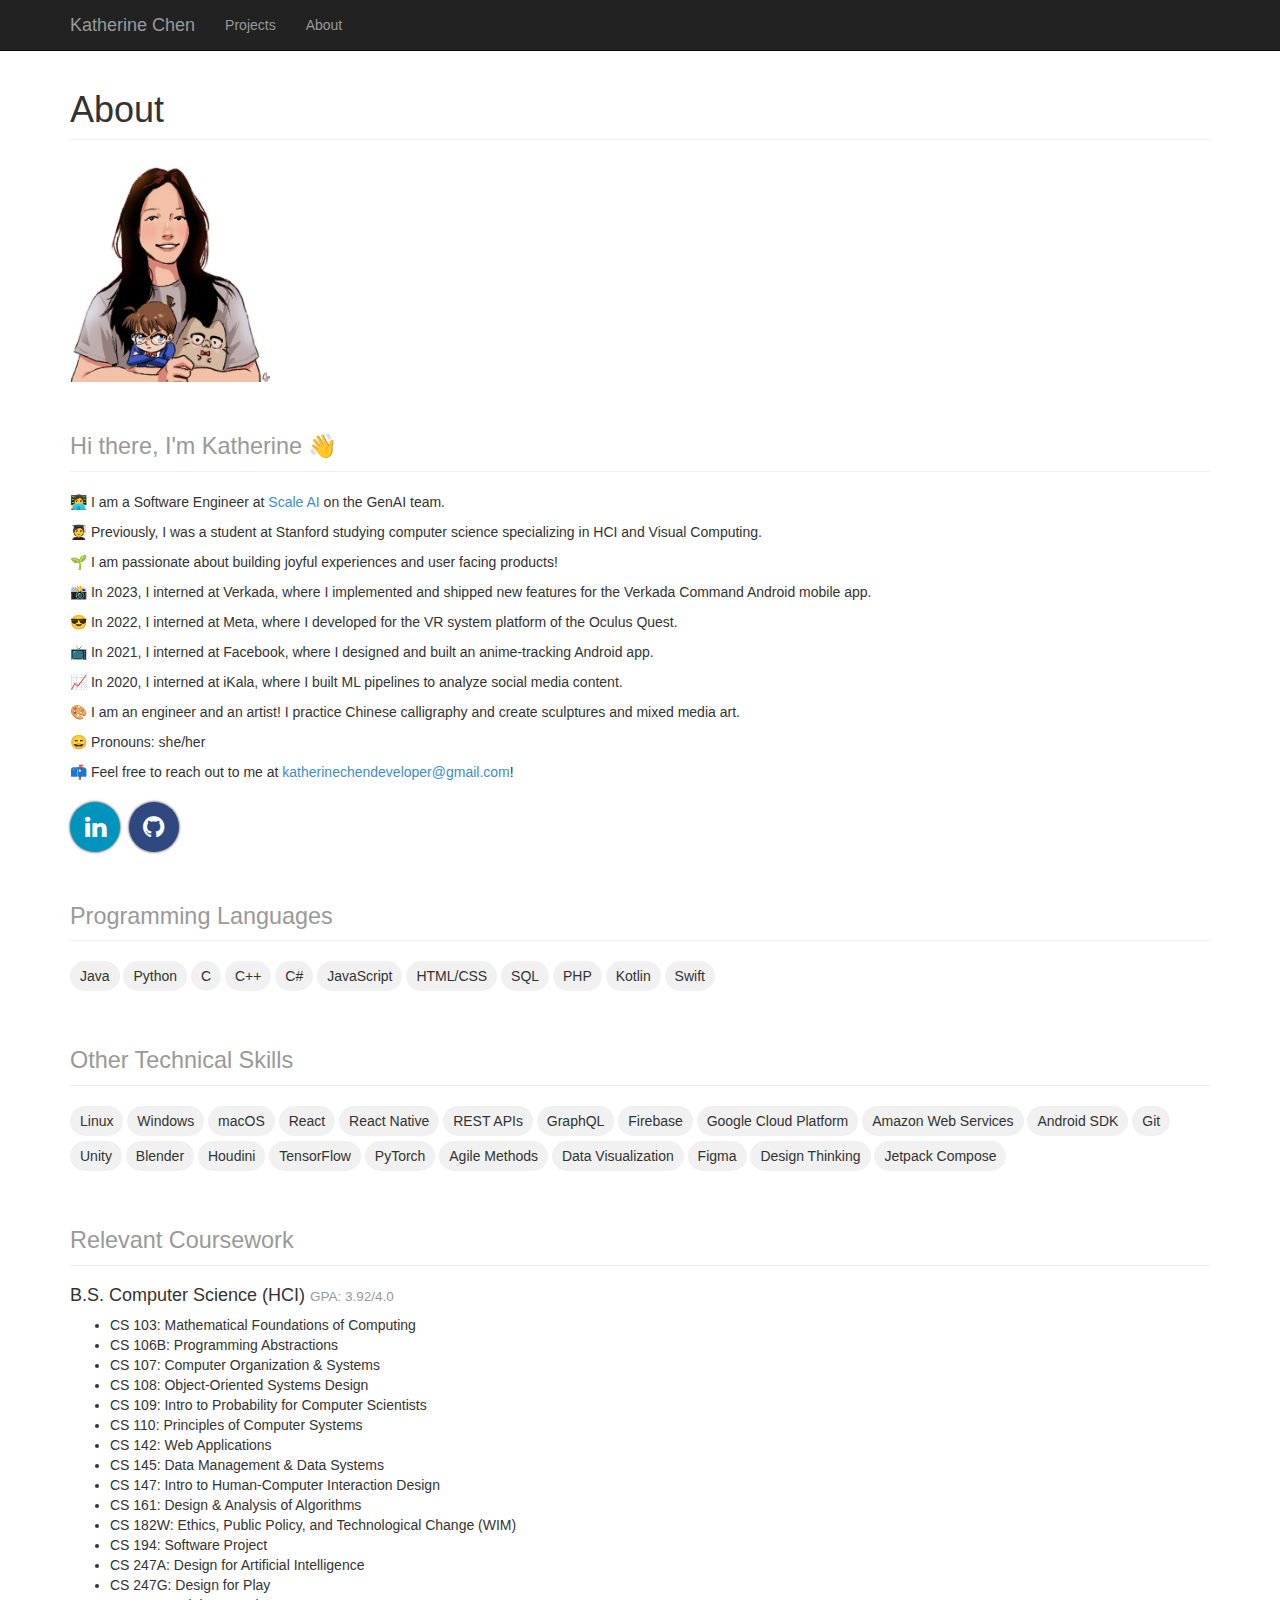
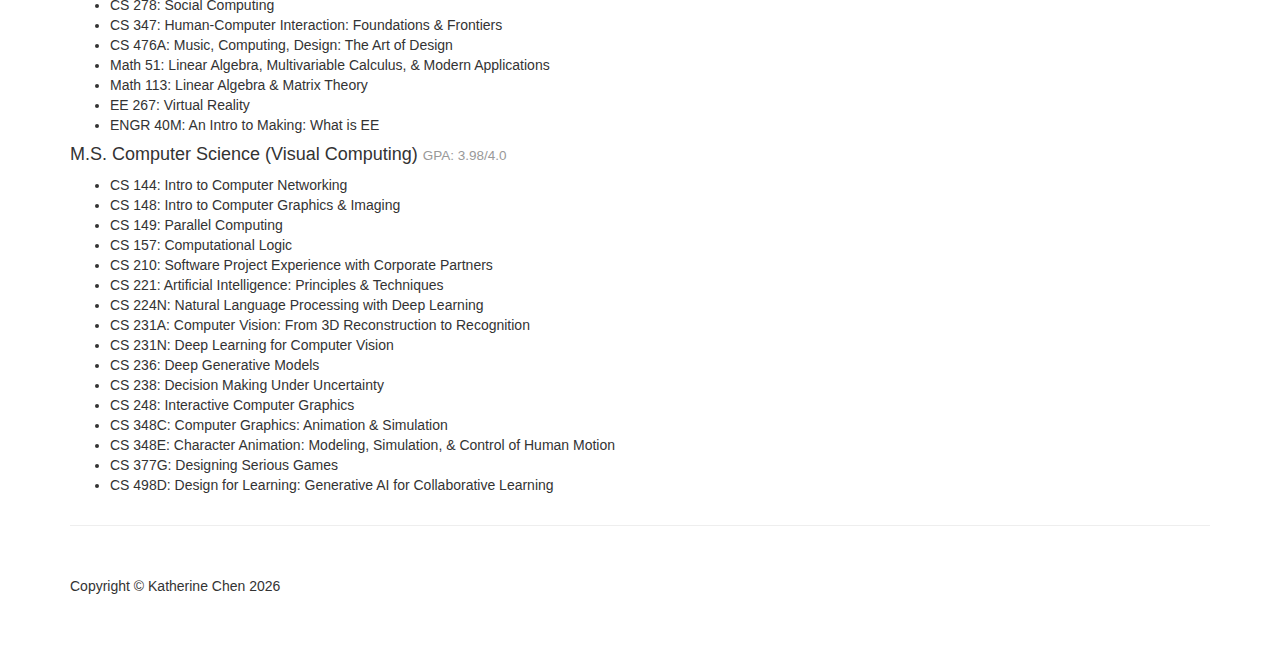
<file: about.html>
<!DOCTYPE html>
<html lang="en">
  <head>
    <meta charset="utf-8">
    <meta name="viewport" content="width=device-width, initial-scale=1.0">
    <meta name="description" content="">
    <meta name="author" content="">

    <title>Katherine Chen</title>

    <!-- Bootstrap core CSS -->
    <link href="css/bootstrap.css" rel="stylesheet">

    <!-- Custom CSS for the '3 Col Portfolio' Template -->
    <link href="css/3-col-portfolio.css" rel="stylesheet">

    <!-- Add icon library -->
    <link rel="stylesheet" href="https://cdnjs.cloudflare.com/ajax/libs/font-awesome/4.7.0/css/font-awesome.min.css">
  </head>

  <body>

    <nav class="navbar navbar-fixed-top navbar-inverse" role="navigation">
      <div class="container">
        <div class="navbar-header">
          <button type="button" class="navbar-toggle" data-toggle="collapse" data-target=".navbar-ex1-collapse">
            <span class="sr-only">Toggle navigation</span>
            <span class="icon-bar"></span>
            <span class="icon-bar"></span>
            <span class="icon-bar"></span>
          </button>
          <a class="navbar-brand" href="http://katchen1.github.io">Katherine Chen</a>
        </div>

        <!-- Collect the nav links, forms, and other content for toggling -->
        <div class="collapse navbar-collapse navbar-ex1-collapse">
          <ul class="nav navbar-nav">
            <li><a href="projects.html">Projects</a></li>
            <li><a href="about.html">About</a></li>
          </ul>
        </div><!-- /.navbar-collapse -->
      </div><!-- /.container -->
    </nav>

    <div class="container">

      <div class="row">

        <div class="col-lg-12">
          <h1 class="page-header">About</h1>
        </div>

      </div>

      <div class="row">

        <div class="col-lg-12">
          <img class="custom-img" src="images/portrait.jpeg">
        </div>
      </div>

      <div class="row">

        <div class="col-lg-12">
          <h1 class="page-header"><small>Hi there, I'm Katherine 👋</small></h1>
            <p>👩‍💻 I am a Software Engineer at <a href="https://www.linkedin.com/company/scaleai">Scale AI</a> on the GenAI team.</p>
            <p>🧑‍🎓 Previously, I was a student at Stanford studying computer science specializing in HCI and Visual Computing.</p>
            <p>🌱 I am passionate about building joyful experiences and user facing products!</p>
            <p>📸 In 2023, I interned at Verkada, where I implemented and shipped new features for the Verkada Command Android mobile app.
            <p>😎 In 2022, I interned at Meta, where I developed for the VR system platform of the Oculus Quest.</p>
            <p>📺 In 2021, I interned at Facebook, where I designed and built an anime-tracking Android app.</p>
            <p>📈 In 2020, I interned at iKala, where I built ML pipelines to analyze social media content.</p>
            <p>🎨 I am an engineer and an artist! I practice Chinese calligraphy and create sculptures and mixed media art.</p>
            <p>😄 Pronouns: she/her</p>
            <p>📫 Feel free to reach out to me at <a href="mailto: katherinechendeveloper@gmail.com">katherinechendeveloper@gmail.com</a>!</p>

          <a class="linkedinBtn smGlobalBtn" href="https://www.linkedin.com/in/katherine-chen1/" ></a>
          <a class="githubBtn smGlobalBtn" href="https://github.com/katchen1" ></a>
        </div>


      </div>

      <div class="row">

        <div class="col-lg-12">
          <h1 class="page-header"><small>Programming Languages</small></h1>
          <div class="chip-row">
            <div class="chip">Java</div>
            <div class="chip">Python</div>
            <div class="chip">C</div>
            <div class="chip">C++</div>
            <div class="chip">C#</div>
            <div class="chip">JavaScript</div>
            <div class="chip">HTML/CSS</div>
            <div class="chip">SQL</div>
            <div class="chip">PHP</div>
            <div class="chip">Kotlin</div>
            <div class="chip">Swift</div>
          </div>
        </div>

      </div>

      <div class="row">

        <div class="col-lg-12">
          <h1 class="page-header"><small>Other Technical Skills</small></h1>
          <div class="chip-row">
            <div class="chip">Linux</div>
            <div class="chip">Windows</div>
            <div class="chip">macOS</div>
            <div class="chip">React</div>
            <div class="chip">React Native</div>
            <div class="chip">REST APIs</div>
            <div class="chip">GraphQL</div>
            <div class="chip">Firebase</div>
            <div class="chip">Google Cloud Platform</div>
            <div class="chip">Amazon Web Services</div>
            <div class="chip">Android SDK</div>
            <div class="chip">Git</div>
            <div class="chip">Unity</div>
            <div class="chip">Blender</div>
            <div class="chip">Houdini</div>
            <div class="chip">TensorFlow</div>
            <div class="chip">PyTorch</div>
            <div class="chip">Agile Methods</div>
            <div class="chip">Data Visualization</div>
            <div class="chip">Figma</div>
            <div class="chip">Design Thinking</div>
            <div class="chip">Jetpack Compose</div>
          </div>
        </div>

      </div>

      <div class="row">

        <div class="col-lg-12">
          <h1 class="page-header"><small>Relevant Coursework</small></h1>
          <h4>B.S. Computer Science (HCI) <small>GPA: 3.92/4.0</small></h4>
          <ul>
            <li>CS 103: Mathematical Foundations of Computing</li>
            <li>CS 106B: Programming Abstractions</li>
            <li>CS 107: Computer Organization & Systems</li>
            <li>CS 108: Object-Oriented Systems Design</li>
            <li>CS 109: Intro to Probability for Computer Scientists</li>
            <li>CS 110: Principles of Computer Systems</li>
            <li>CS 142: Web Applications</li>
            <li>CS 145: Data Management & Data Systems</li>
            <li>CS 147: Intro to Human-Computer Interaction Design</li>
            <li>CS 161: Design & Analysis of Algorithms</li>
            <li>CS 182W: Ethics, Public Policy, and Technological Change (WIM)</li>
            <li>CS 194: Software Project</li>
            <li>CS 247A: Design for Artificial Intelligence</li>
            <li>CS 247G: Design for Play</li>
            <li>CS 278: Social Computing</li>
            <li>CS 347: Human-Computer Interaction: Foundations & Frontiers</li>
            <li>CS 476A: Music, Computing, Design: The Art of Design</li>
            <li>Math 51: Linear Algebra, Multivariable Calculus, & Modern Applications</li>
            <li>Math 113: Linear Algebra & Matrix Theory</li>
            <li>EE 267: Virtual Reality</li>
            <li>ENGR 40M: An Intro to Making: What is EE</li>
          </ul>
          <h4>M.S. Computer Science (Visual Computing) <small>GPA: 3.98/4.0</small></h4>
          <ul>
            <li>CS 144: Intro to Computer Networking</li>
            <li>CS 148: Intro to Computer Graphics & Imaging</li>
            <li>CS 149: Parallel Computing</li>
            <li>CS 157: Computational Logic</li>
            <li>CS 210: Software Project Experience with Corporate Partners</li>
            <li>CS 221: Artificial Intelligence: Principles & Techniques</li>
            <li>CS 224N: Natural Language Processing with Deep Learning</li>
            <li>CS 231A: Computer Vision: From 3D Reconstruction to Recognition</li>
            <li>CS 231N: Deep Learning for Computer Vision</li>
            <li>CS 236: Deep Generative Models</li>
            <li>CS 238: Decision Making Under Uncertainty</li>
            <li>CS 248: Interactive Computer Graphics</li>
            <li>CS 348C: Computer Graphics: Animation & Simulation</li>
            <li>CS 348E: Character Animation: Modeling, Simulation, & Control of Human Motion</li>
            <li>CS 377G: Designing Serious Games</li>
            <li>CS 498D: Design for Learning: Generative AI for Collaborative Learning</li>
          </ul>
        </div>

      </div>


    </div><!-- /.container -->

    <div class="container">

      <hr>

      <footer>
        <div class="row">
          <div class="col-lg-12">
            <p>Copyright &copy; Katherine Chen <span id="getCurrentDate"></span></p>
          </div>
        </div>
      </footer>
      
    </div><!-- /.container -->

    <!-- JavaScript -->
    <script src="js/jquery-1.10.2.js"></script>
    <script src="js/bootstrap.js"></script>
    <script type="text/javascript">
      var dt = new Date();
      document.getElementById('getCurrentDate').innerHTML = dt.getFullYear();
    </script>
  </body>

</html>
</file>
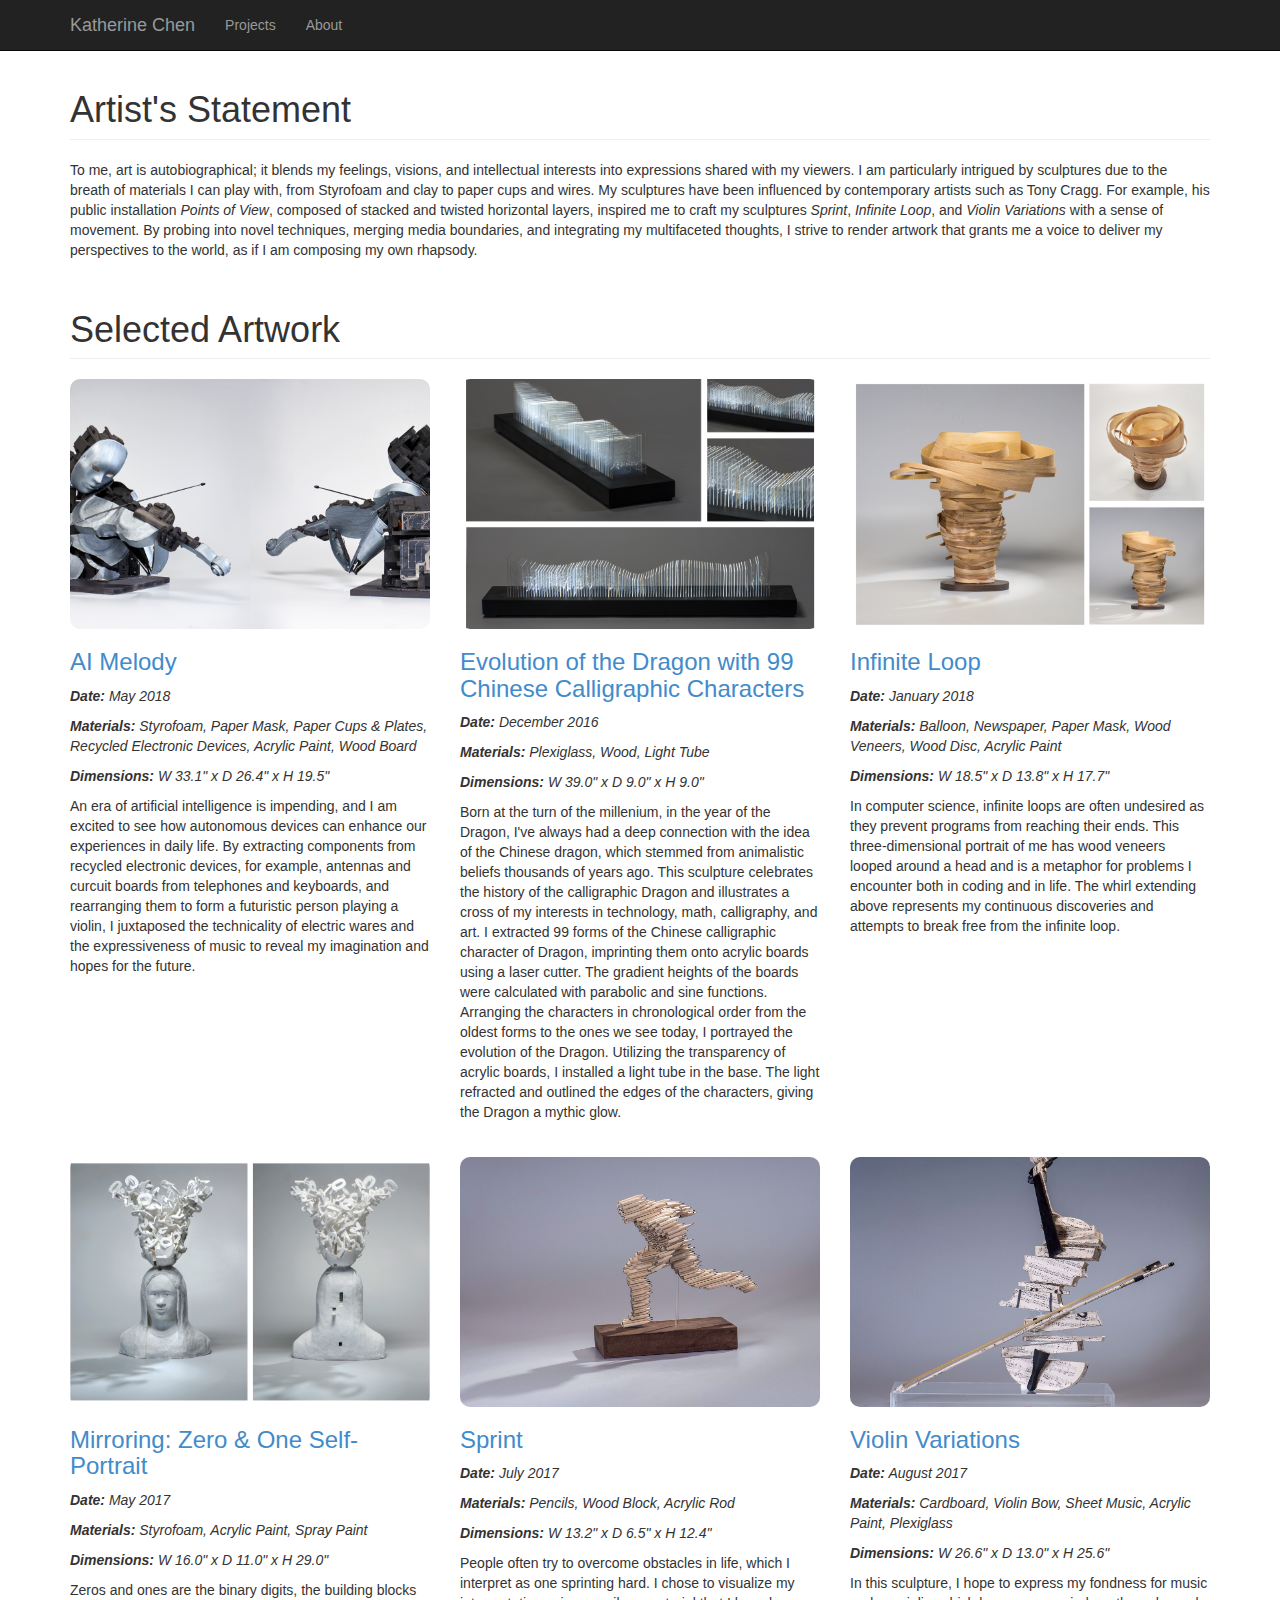
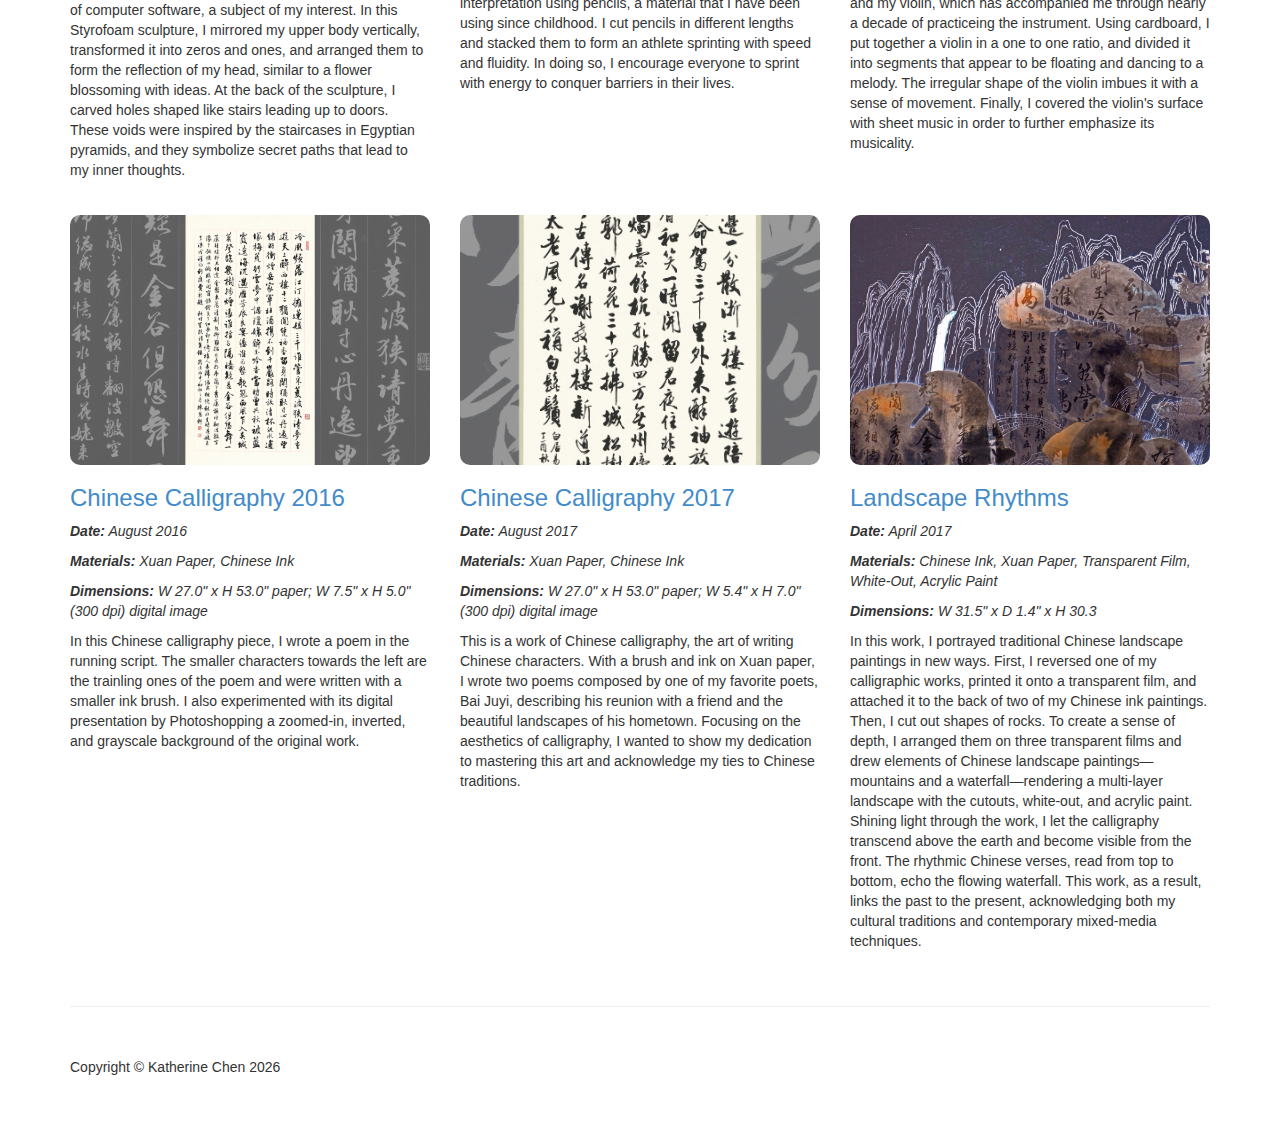
<file: art.html>
<!DOCTYPE html>
<html lang="en">
  <head>
    <meta charset="utf-8">
    <meta name="viewport" content="width=device-width, initial-scale=1.0">
    <meta name="description" content="">
    <meta name="author" content="">

    <title>Katherine Chen</title>

    <!-- Bootstrap core CSS -->
    <link href="css/bootstrap.css" rel="stylesheet">

    <!-- Custom CSS for the '3 Col Portfolio' Template -->
    <link href="css/3-col-portfolio.css" rel="stylesheet">
  </head>

  <body>

    <nav class="navbar navbar-fixed-top navbar-inverse" role="navigation">
      <div class="container">
        <div class="navbar-header">
          <button type="button" class="navbar-toggle" data-toggle="collapse" data-target=".navbar-ex1-collapse">
            <span class="sr-only">Toggle navigation</span>
            <span class="icon-bar"></span>
            <span class="icon-bar"></span>
            <span class="icon-bar"></span>
          </button>
          <a class="navbar-brand" href="http://katchen1.github.io">Katherine Chen</a>
        </div>

        <!-- Collect the nav links, forms, and other content for toggling -->
        <div class="collapse navbar-collapse navbar-ex1-collapse">
          <ul class="nav navbar-nav">
            <li><a href="projects.html">Projects</a></li>
            <li><a href="about.html">About</a></li>
          </ul>
        </div><!-- /.navbar-collapse -->
      </div><!-- /.container -->
    </nav>

    <div class="container">
      <div class="row">

        <div class="col-lg-12">
          <h1 class="page-header">Artist's Statement</h1>
        </div>

      </div>

      <p>
        To me, art is autobiographical; it blends my feelings, visions, and intellectual interests 
        into expressions shared with my viewers. I am particularly intrigued by sculptures due to 
        the breath of materials I can play with, from Styrofoam and clay to paper cups and wires. My 
        sculptures have been influenced by contemporary artists such as Tony Cragg. For example, his public 
        installation <i>Points of View</i>, composed of stacked and twisted horizontal layers, inspired 
        me to craft my sculptures <i>Sprint</i>, <i>Infinite Loop</i>, and <i>Violin Variations</i> with 
        a sense of movement. By probing into novel techniques, merging media boundaries, and integrating 
        my multifaceted thoughts, I strive to render artwork that grants me a voice to deliver my perspectives 
        to the world, as if I am composing my own rhapsody.
      </p>

      <div class="row">

        <div class="col-lg-12">
          <h1 class="page-header">Selected Artwork</h1>
        </div>

      </div>

      <div class="row">

        <div class="col-md-4 portfolio-item">
          <a href="art-images/ai-melody-final.jpg"><img class="img-responsive" src="art-images/ai-melody-final.jpg"></a>
          <h3><a href="art-images/ai-melody-final.jpg">AI Melody</a></h3>
          <p><i><b>Date:</b> May 2018</i></p>
          <p><i><b>Materials:</b> Styrofoam, Paper Mask, Paper Cups & Plates, Recycled Electronic Devices, Acrylic Paint, Wood Board</i></p>
          <p><i><b>Dimensions:</b> W 33.1" x D 26.4" x H 19.5"</i></p>
          <p>An era of artificial intelligence is impending, and I am excited to see how autonomous devices can enhance our experiences in 
            daily life. By extracting components from recycled electronic devices, for example, antennas and curcuit boards from telephones 
            and keyboards, and rearranging them to form a futuristic person playing a violin, I juxtaposed the technicality of electric wares 
            and the expressiveness of music to reveal my imagination and hopes for the future.
          </p>
        </div>

        <div class="col-md-4 portfolio-item">
          <a href="art-images/dragon-final.jpg"><img class="img-responsive" src="art-images/dragon-final.jpg"></a>
          <h3><a href="art-images/dragon-final.jpg">Evolution of the Dragon with 99 Chinese Calligraphic Characters</a></h3>
          <p><i><b>Date:</b> December 2016</i></p>
          <p><i><b>Materials:</b> Plexiglass, Wood, Light Tube</i></p>
          <p><i><b>Dimensions:</b> W 39.0" x D 9.0" x H 9.0"</i></p>
          <p>Born at the turn of the millenium, in the year of the Dragon, I've always had a deep connection with 
            the idea of the Chinese dragon, which stemmed from animalistic beliefs thousands of years ago. This 
            sculpture celebrates the history of the calligraphic Dragon and illustrates a cross of my interests 
            in technology, math, calligraphy, and art. I extracted 99 forms of the Chinese calligraphic character of 
            Dragon, imprinting them onto acrylic boards using a laser cutter. The gradient heights of the boards were 
            calculated with parabolic and sine functions. Arranging the characters in chronological order from the oldest 
            forms to the ones we see today, I portrayed the evolution of the Dragon. Utilizing the transparency of 
            acrylic boards, I installed a light tube in the base. The light refracted and outlined the edges of the characters, 
            giving the Dragon a mythic glow.
          </p>
        </div>

        <div class="col-md-4 portfolio-item">
          <a href="art-images/loop-final.jpg"><img class="img-responsive" src="art-images/loop-final.jpg"></a>
          <h3><a href="art-images/loop-final.jpg">Infinite Loop</a></h3>
          <p><i><b>Date:</b> January 2018</i></p>
          <p><i><b>Materials:</b> Balloon, Newspaper, Paper Mask, Wood Veneers, Wood Disc, Acrylic Paint</i></p>
          <p><i><b>Dimensions:</b> W 18.5" x D 13.8" x H 17.7"</i></p>
          <p>In computer science, infinite loops are often undesired as they prevent programs from reaching their ends. 
            This three-dimensional portrait of me has wood veneers looped around a 
            head and is a metaphor for problems I encounter both in coding and in life. The whirl extending above represents 
            my continuous discoveries and attempts to break free from the infinite loop.
          </p>
        </div>

      </div>
      <div class="row">

        <div class="col-md-4 portfolio-item">
          <a href="art-images/zero-and-one-final.jpg"><img class="img-responsive" src="art-images/zero-and-one-final.jpg"></a>
          <h3><a href="art-images/zero-and-one-final.jpg">Mirroring: Zero & One Self-Portrait</a></h3>
          <p><i><b>Date:</b> May 2017</i></p>
          <p><i><b>Materials:</b> Styrofoam, Acrylic Paint, Spray Paint</i></p>
          <p><i><b>Dimensions:</b> W 16.0" x D 11.0" x H 29.0"</i></p>
          <p>Zeros and ones are the binary digits, the building blocks of computer software, a subject of my interest. 
            In this Styrofoam sculpture, I mirrored my upper body vertically, transformed it into zeros and ones, and 
            arranged them to form the reflection of my head, similar to a flower blossoming with ideas. At the back of 
            the sculpture, I carved holes shaped like stairs leading up to doors. These voids were inspired by the 
            staircases in Egyptian pyramids, and they symbolize secret paths that lead to my inner thoughts.
          </p>
        </div>

        <div class="col-md-4 portfolio-item">
          <a href="art-images/sprint-left.JPG"><img class="img-responsive" src="art-images/sprint-left.JPG"></a>
          <h3><a href="art-images/sprint-left.JPG">Sprint</a></h3>
          <p><i><b>Date:</b> July 2017</i></p>
          <p><i><b>Materials:</b> Pencils, Wood Block, Acrylic Rod</i></p>
          <p><i><b>Dimensions:</b> W 13.2" x D 6.5" x H 12.4"</i></p>
          <p>People often try to overcome obstacles in life, which I interpret as one sprinting hard. 
            I chose to visualize my interpretation using pencils, a material that I have been using since childhood. 
            I cut pencils in different lengths and stacked them to form an athlete sprinting with speed and fluidity. 
            In doing so, I encourage everyone to sprint with energy to conquer barriers in their lives.
          </p>
        </div>

        <div class="col-md-4 portfolio-item">
          <a href="art-images/violin.JPG"><img class="img-responsive" src="art-images/violin.JPG"></a>
          <h3><a href="art-images/violin.JPG">Violin Variations</a></h3>
          <p><i><b>Date:</b> August 2017</i></p>
          <p><i><b>Materials:</b> Cardboard, Violin Bow, Sheet Music, Acrylic Paint, Plexiglass</i></p>
          <p><i><b>Dimensions:</b> W 26.6" x D 13.0" x H 25.6"</i></p>
          <p>In this sculpture, I hope to express my fondness for music and my violin, which has accompanied me 
            through nearly a decade of practiceing the instrument. Using cardboard, I put together a violin in a one to one ratio, 
            and divided it into segments that appear to be floating and dancing to a melody. The 
            irregular shape of the violin imbues it with a sense of movement. Finally, 
            I covered the violin's surface with sheet music in order to further emphasize its musicality.
          </p>
        </div>

      </div>

      <div class="row">

        <div class="col-md-4 portfolio-item">
          <a href="art-images/calligraphy-2016-final.jpg"><img class="img-responsive" src="art-images/calligraphy-2016-final.jpg"></a>
          <h3><a href="art-images/calligraphy-2016-final.jpg">Chinese Calligraphy 2016</a></h3>
          <p><i><b>Date:</b> August 2016</i></p>
          <p><i><b>Materials:</b> Xuan Paper, Chinese Ink</i></p>
          <p><i><b>Dimensions:</b> W 27.0" x H 53.0" paper; W 7.5" x H 5.0" (300 dpi) digital image</i></p>
          <p>In this Chinese calligraphy piece, I wrote a poem in the running script. The smaller characters 
            towards the left are the trainling ones of the poem and were written with a smaller ink brush. 
            I also experimented with its digital presentation by Photoshopping a zoomed-in, inverted, and 
            grayscale background of the original work.
          </p>
        </div>

        <div class="col-md-4 portfolio-item">
          <a href="art-images/calligraphy-2017-final.jpg"><img class="img-responsive" src="art-images/calligraphy-2017-final.jpg"></a>
          <h3><a href="art-images/calligraphy-2017-final.jpg">Chinese Calligraphy 2017</a></h3>
          <p><i><b>Date:</b> August 2017</i></p>
          <p><i><b>Materials:</b> Xuan Paper, Chinese Ink</i></p>
          <p><i><b>Dimensions:</b> W 27.0" x H 53.0" paper; W 5.4" x H 7.0" (300 dpi) digital image</i></p>
          <p>This is a work of Chinese calligraphy, the art of writing Chinese characters. With a 
            brush and ink on Xuan paper, I wrote two poems composed by one of my favorite poets, Bai Juyi, 
            describing his reunion with a friend and the beautiful landscapes of his hometown. Focusing on the 
            aesthetics of calligraphy, I wanted to show my dedication to mastering this art and acknowledge my ties 
            to Chinese traditions.
          </p>
        </div>

        <div class="col-md-4 portfolio-item">
          <a href="art-images/landscape-full.JPG"><img class="img-responsive" src="art-images/landscape-full.JPG"></a>
          <h3><a href="art-images/landscape-full.JPG">Landscape Rhythms</a></h3>
          <p><i><b>Date:</b> April 2017</i></p>
          <p><i><b>Materials:</b> Chinese Ink, Xuan Paper, Transparent Film, White-Out, Acrylic Paint</i></p>
          <p><i><b>Dimensions:</b> W 31.5" x D 1.4" x H 30.3</i></p>
          <p>In this work, I portrayed traditional Chinese landscape paintings in new ways. First, I reversed 
            one of my calligraphic works, printed it onto a transparent film, and attached
            it to the back of two of my Chinese ink paintings. Then, 
            I cut out shapes of rocks. To create a sense of depth, I 
            arranged them on three transparent films and drew elements of Chinese landscape paintings—mountains and a waterfall—rendering a multi-layer landscape with the cutouts, white-out, and 
            acrylic paint. Shining light through the work, I let the calligraphy transcend 
            above the earth and become visible from the front. The rhythmic Chinese verses, read from top to bottom, echo the 
            flowing waterfall. This work, as a result, links the past to the present, acknowledging both my cultural traditions 
            and contemporary mixed-media techniques.
          </p>
        </div>


      </div>
    </div>

    <div class="container">

      <hr>

      <footer>
        <div class="row">
          <div class="col-lg-12">
            <p>Copyright &copy; Katherine Chen <span id="getCurrentDate"></span></p>
          </div>
        </div>
      </footer>
      
    </div><!-- /.container -->

    <!-- JavaScript -->
    <script src="js/jquery-1.10.2.js"></script>
    <script src="js/bootstrap.js"></script>
    <script type="text/javascript">
      var dt = new Date();
      document.getElementById('getCurrentDate').innerHTML = dt.getFullYear();
    </script>
  </body>

</html>
</file>
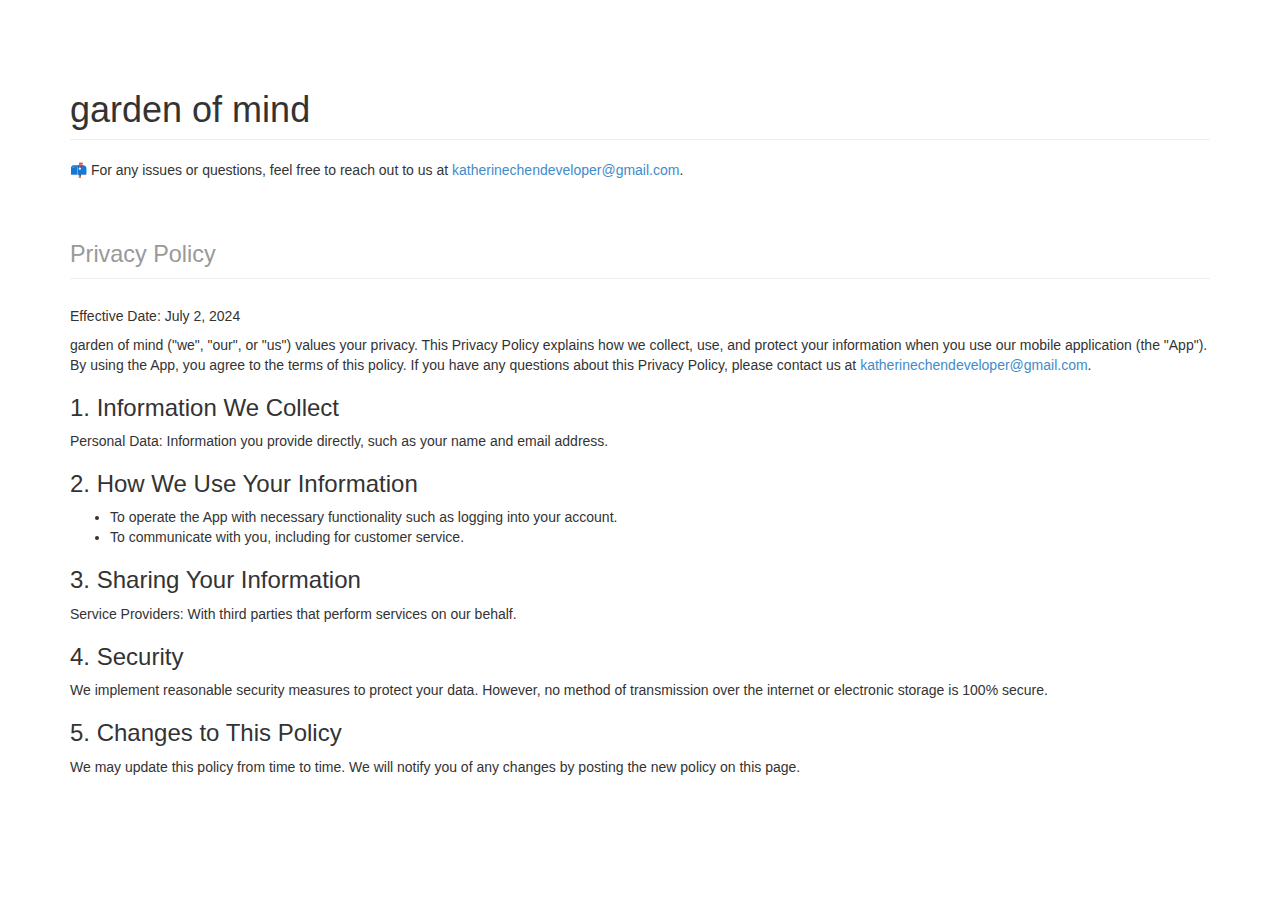
<file: gardenofmind.html>
<!DOCTYPE html>
<html lang="en">
  <head>
    <meta charset="utf-8">
    <meta name="viewport" content="width=device-width, initial-scale=1.0">
    <meta name="description" content="">
    <meta name="author" content="">

    <title>Katherine Chen</title>

    <!-- Bootstrap core CSS -->
    <link href="css/bootstrap.css" rel="stylesheet">

    <!-- Custom CSS for the '3 Col Portfolio' Template -->
    <link href="css/3-col-portfolio.css" rel="stylesheet">

    <!-- Add icon library -->
    <link rel="stylesheet" href="https://cdnjs.cloudflare.com/ajax/libs/font-awesome/4.7.0/css/font-awesome.min.css">
  </head>

  <body>

    <div class="container">
      <div class="row">
        <div class="col-lg-12">
          <h1 class="page-header">garden of mind</h1>
        </div>
      </div>

      <div class="row">
        <div class="col-lg-12">
            <p>📫 For any issues or questions, feel free to reach out to us at <a href="mailto: katherinechendeveloper@gmail.com">katherinechendeveloper@gmail.com</a>.</p>
        </div>
      </div>

      <div class="row">
        <div class="col-lg-12">
          <h1 class="page-header"><small>Privacy Policy</small></h1>
        </div>
      </div>
      
      <div class="row">

        <div class="col-lg-12">
            <h5>Effective Date: July 2, 2024</h5>
            <p>
              garden of mind ("we", "our", or "us") values your privacy. This Privacy Policy explains how we collect, use, and protect your information when you use our mobile application (the "App"). By using the App, you agree to the terms of this policy.
              If you have any questions about this Privacy Policy, please contact us at <a href="mailto: katherinechendeveloper@gmail.com">katherinechendeveloper@gmail.com</a>.
            </p>
            <h3>1. Information We Collect</h3>              
            <p>Personal Data: Information you provide directly, such as your name and email address.</p>
            <h3>2. How We Use Your Information</h3>
            <p>
              <ul>
                <li>To operate the App with necessary functionality such as logging into your account.</li>
                <li>To communicate with you, including for customer service.</li>
              </ul>
            </p>
            <h3>3. Sharing Your Information</h3>
            <p>Service Providers: With third parties that perform services on our behalf.</p>
            <h3>4. Security</h3>
            <p>We implement reasonable security measures to protect your data. However, no method of transmission over the internet or electronic storage is 100% secure.</p>
            <h3>5. Changes to This Policy</h3>
            <p>We may update this policy from time to time. We will notify you of any changes by posting the new policy on this page.</p>
        </div>

      </div>

    </div><!-- /.container -->

    <!-- JavaScript -->
    <script src="js/jquery-1.10.2.js"></script>
    <script src="js/bootstrap.js"></script>
    <script type="text/javascript">
      var dt = new Date();
      document.getElementById('getCurrentDate').innerHTML = dt.getFullYear();
    </script>
  </body>

</html>
</file>
<file: css/3-col-portfolio.css>
body {
	margin-top: 50px; /* 50px is the height of the navbar - change this if the navbarn height changes */
}

.portfolio-item {
	margin-bottom: 25px;
}

footer {
	margin: 50px 0;
}
</file>
